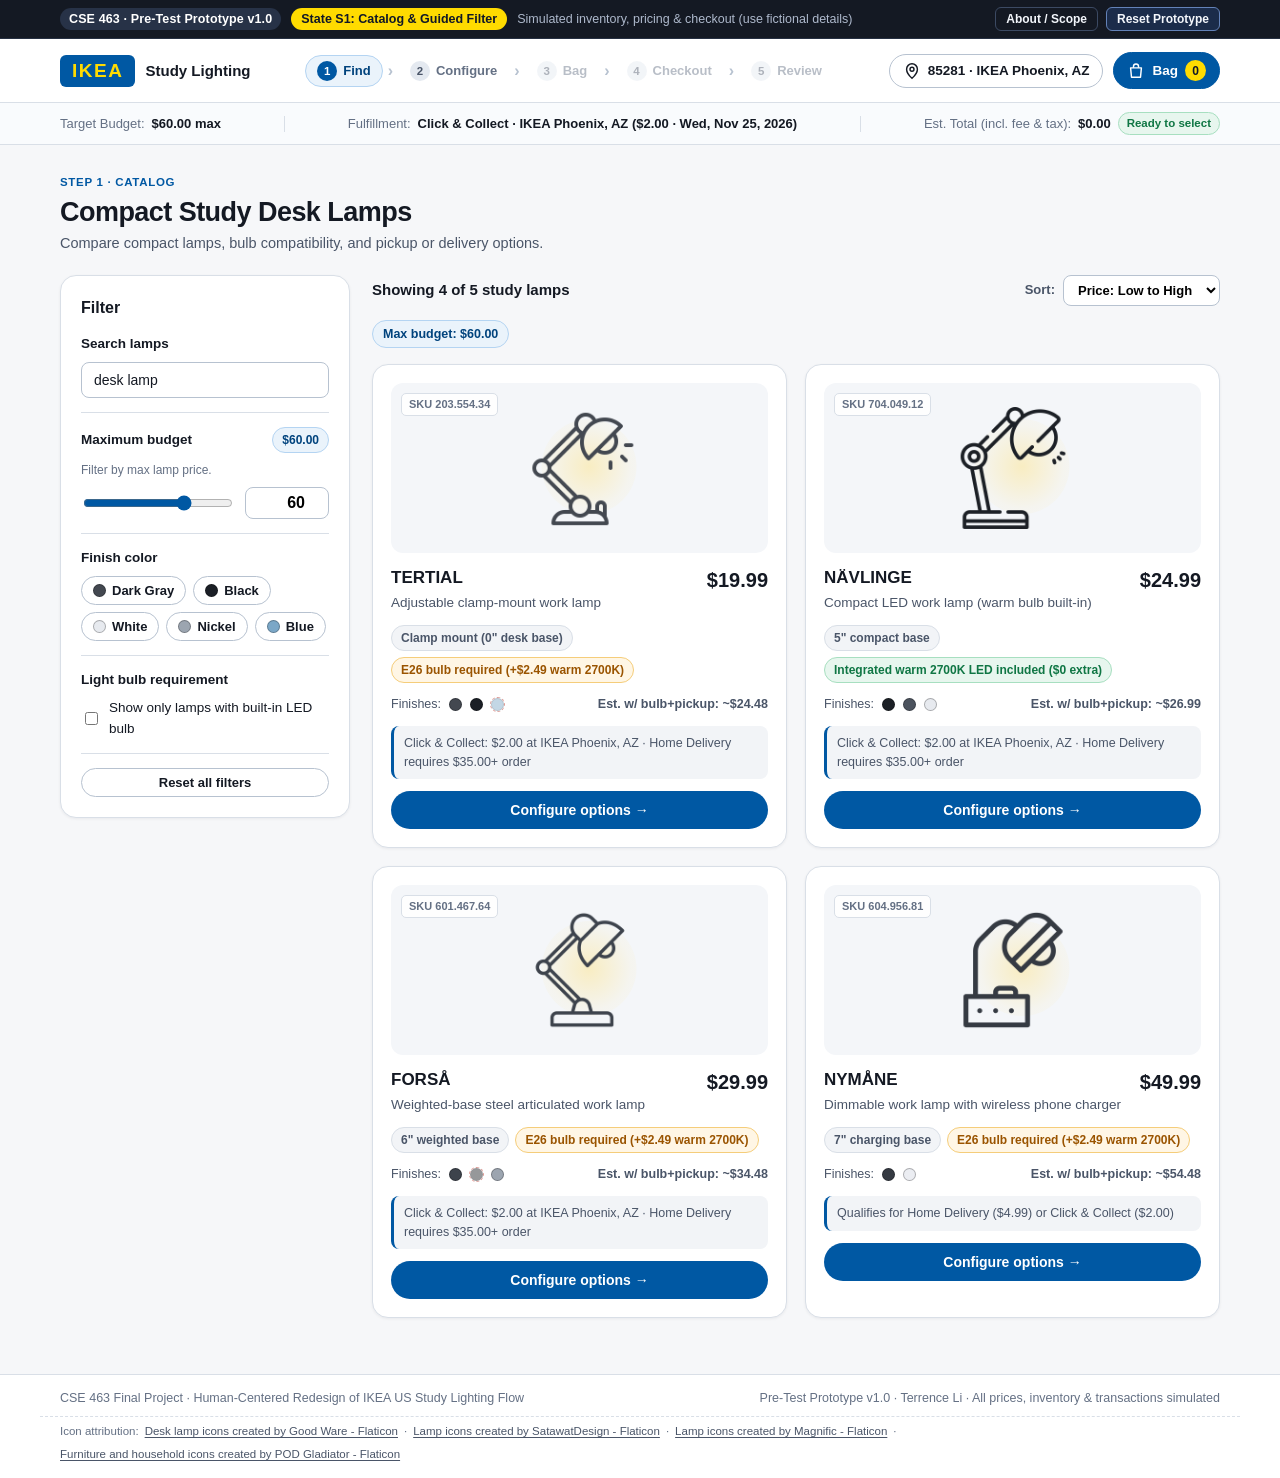
<file: index.html>
<!DOCTYPE html>
<html lang="en">
<head>
  <meta charset="UTF-8" />
  <meta name="viewport" content="width=device-width, initial-scale=1.0" />
  <title>IKEA Study Lighting — Redesigned Shopping Workflow (CSE 463 Pre-Test Prototype v1.0)</title>
  <link rel="stylesheet" href="styles.css?v=5" />
</head>
<body>
  <!-- Subtle Prototype Utility Bar (Identifies Pre-Test Version & State ID for Review) -->
  <div class="proto-bar" role="region" aria-label="Prototype status bar">
    <div class="proto-bar-inner">
      <div class="proto-meta">
        <span class="proto-pill">CSE 463 · Pre-Test Prototype v1.0</span>
        <span class="proto-state-tag" id="protoStateBadge">State S1: Catalog &amp; Guided Filter</span>
        <span class="proto-sim-note">Simulated inventory, pricing &amp; checkout (use fictional details)</span>
      </div>
      <div class="proto-actions">
        <button type="button" class="proto-btn proto-btn-ghost" id="btnHelpInfo" aria-expanded="false">About / Scope</button>
        <button type="button" class="proto-btn proto-btn-reset" id="btnGlobalReset">Reset Prototype</button>
      </div>
    </div>
  </div>

  <!-- Collapsible Scope / Opening Note Drawer (Non-intrusive) -->
  <div class="scope-banner hidden" id="scopeBanner" role="region" aria-label="Prototype scope and instructions">
    <div class="scope-banner-inner">
      <div>
        <strong>Prototype Scope &amp; Simulated Functions:</strong> This interactive prototype covers states <strong>S1–S8</strong> of a redesigned IKEA US compact desk-lamp workflow. Live catalog search, budget filtering, finish stock availability, E26 bulb pairing, $35.00 delivery threshold checks, ZIP validation (<code>00000</code> triggers recovery), locked store/date checkout, form error recovery, and simulated order processing run locally in the browser with no real payments or external server calls.
      </div>
      <button type="button" class="icon-close-btn" id="btnCloseScope" aria-label="Close scope note">&times;</button>
    </div>
  </div>

  <!-- Main Site Header -->
  <header class="site-header">
    <div class="header-inner">
      <button type="button" class="brand-logo" id="btnLogoHome" aria-label="IKEA Study Lighting Home">
        <span class="ikea-badge">IKEA</span>
        <span class="brand-sub">Study Lighting</span>
      </button>

      <nav class="workflow-stepper" aria-label="Shopping progress" id="workflowStepper">
        <button type="button" class="step-pill" data-step="S1"><span class="step-num">1</span> Find</button>
        <span class="step-sep" aria-hidden="true">›</span>
        <button type="button" class="step-pill" data-step="S2"><span class="step-num">2</span> Configure</button>
        <span class="step-sep" aria-hidden="true">›</span>
        <button type="button" class="step-pill" data-step="S4"><span class="step-num">3</span> Bag</button>
        <span class="step-sep" aria-hidden="true">›</span>
        <button type="button" class="step-pill" data-step="S5"><span class="step-num">4</span> Checkout</button>
        <span class="step-sep" aria-hidden="true">›</span>
        <button type="button" class="step-pill" data-step="S7"><span class="step-num">5</span> Review</button>
      </nav>

      <div class="header-controls">
        <button type="button" class="location-chip" id="btnOpenLocation" title="Update ZIP code and pickup store">
          <svg class="ico" viewBox="0 0 20 20" fill="none" aria-hidden="true">
            <path d="M10 18s6-5.2 6-10A6 6 0 1 0 4 8c0 4.8 6 10 6 10Z" stroke="currentColor" stroke-width="1.6"/>
            <circle cx="10" cy="8" r="2.2" stroke="currentColor" stroke-width="1.6"/>
          </svg>
          <span id="headerLocationText">85281 · IKEA Phoenix, AZ</span>
        </button>

        <button type="button" class="bag-chip" id="btnOpenBag" aria-label="Open shopping bag">
          <svg class="ico" viewBox="0 0 20 20" fill="none" aria-hidden="true">
            <path d="M4 6.5h12l-1 10.5H5L4 6.5Z" stroke="currentColor" stroke-width="1.6" stroke-linejoin="round"/>
            <path d="M7.2 6.5V5a2.8 2.8 0 0 1 5.6 0v1.5" stroke="currentColor" stroke-width="1.6"/>
          </svg>
          <span>Bag</span>
          <span class="bag-count" id="headerBagCount">0</span>
        </button>
      </div>
    </div>
  </header>

  <!-- Persistent Memory Scaffold Bar (Shows Active Budget, Selected Fulfillment & Running Est. Total) -->
  <div class="scaffold-bar" id="scaffoldBar" aria-label="Active shopping constraints and estimate">
    <div class="scaffold-inner">
      <div class="scaffold-item">
        <span class="scaffold-label">Target Budget:</span>
        <strong id="scaffoldBudget">$60.00 max</strong>
      </div>
      <div class="scaffold-divider" aria-hidden="true"></div>
      <div class="scaffold-item">
        <span class="scaffold-label">Fulfillment:</span>
        <strong id="scaffoldFulfillment">Click &amp; Collect · IKEA Phoenix, AZ ($2.00 · Nov 25)</strong>
      </div>
      <div class="scaffold-divider" aria-hidden="true"></div>
      <div class="scaffold-item">
        <span class="scaffold-label">Est. Total (incl. fee &amp; tax):</span>
        <strong id="scaffoldTotal">$0.00</strong>
        <span class="budget-status-pill ok" id="scaffoldBudgetStatus">Within budget</span>
      </div>
    </div>
  </div>

  <!-- Non-Interruptive Toast / Undo Bar -->
  <div class="toast-region" id="toastRegion" aria-live="polite"></div>

  <!-- Main Application Mount -->
  <main class="main-container" id="appMain" tabindex="-1"></main>

  <!-- Inline Location / ZIP Editor Modal (Triggers S3 Recovery on Invalid ZIP like 00000) -->
  <div class="modal-backdrop hidden" id="locationModalBackdrop" role="dialog" aria-modal="true" aria-labelledby="locModalTitle">
    <div class="modal-card">
      <div class="modal-head">
        <div>
          <span class="eyebrow">Store &amp; Delivery Area</span>
          <h2 id="locModalTitle">Update ZIP code</h2>
        </div>
        <button type="button" class="icon-close-btn" id="btnCloseLocModal" aria-label="Close location dialog">&times;</button>
      </div>
      <p class="modal-desc">Enter your 5-digit ZIP to check local pickup and delivery.</p>
      <form id="locationForm" novalidate>
        <label class="field-label" for="modalZipInput">5-digit US ZIP code</label>
        <div class="zip-input-row">
          <input type="text" id="modalZipInput" inputmode="numeric" maxlength="10" placeholder="e.g., 85281" autocomplete="postal-code" />
          <button type="submit" class="btn btn-primary">Check ZIP</button>
        </div>
        <p class="field-hint">Demo ZIPs: <code>85281</code>, <code>85259</code>, <code>90210</code>, <code>98101</code> (try <code>00000</code> for recovery).</p>
      </form>
      <div class="modal-footer-links">
        <button type="button" class="link-btn" id="btnQuickZipPhoenix">Use 85281 (Phoenix, AZ)</button>
        <button type="button" class="link-btn" id="btnQuickZipInvalid">Test invalid ZIP (00000)</button>
      </div>
    </div>
  </div>

  <!-- Out-of-Stock Finish Recovery Pop-Up Modal (Keeps PDP Preview Visible Behind!) -->
  <div class="modal-backdrop hidden" id="oosModalBackdrop" role="dialog" aria-modal="true" aria-labelledby="oosModalTitle">
    <div class="modal-card modal-card-wide" id="oosModalContent"></div>
  </div>

  <!-- Simulated Order Processing Overlay (Distinguishes Processing vs Confirmed — Codex P5) -->
  <div class="modal-backdrop hidden" id="processingOverlay" role="status" aria-live="assertive">
    <div class="processing-card">
      <div class="spinner" aria-hidden="true"></div>
      <h2>Processing simulated order…</h2>
      <p>Confirming slot at <strong id="procStoreName">IKEA Phoenix, AZ</strong>…</p>
      <div class="proc-steps">
        <span class="proc-step done">1. Selections verified</span>
        <span class="proc-step active">2. Confirming fulfillment slot…</span>
        <span class="proc-step">3. Issuing durable receipt</span>
      </div>
    </div>
  </div>

  <footer class="site-footer">
    <div class="footer-inner">
      <span>CSE 463 Final Project · Human-Centered Redesign of IKEA US Study Lighting Flow</span>
      <span>Pre-Test Prototype v1.0 · Terrence Li · All prices, inventory &amp; transactions simulated</span>
    </div>
    <div class="footer-attribution">
      <span>Icon attribution:</span>
      <a href="https://www.flaticon.com/free-icons/desk-lamp" title="desk lamp icons" target="_blank" rel="noopener noreferrer">Desk lamp icons created by Good Ware - Flaticon</a>
      <span>·</span>
      <a href="https://www.flaticon.com/free-icons/lamp" title="lamp icons" target="_blank" rel="noopener noreferrer">Lamp icons created by SatawatDesign - Flaticon</a>
      <span>·</span>
      <a href="https://www.flaticon.com/free-icons/lamp" title="lamp icons" target="_blank" rel="noopener noreferrer">Lamp icons created by Magnific - Flaticon</a>
      <span>·</span>
      <a href="https://www.flaticon.com/free-icons/furniture-and-household" title="furniture and household icons" target="_blank" rel="noopener noreferrer">Furniture and household icons created by POD Gladiator - Flaticon</a>
    </div>
  </footer>

  <script src="app.js?v=5"></script>
</body>
</html>
</file>
<file: styles.css>
/* CSE 463 Milestone 1 — IKEA Study Lighting Redesigned Prototype v1.0
   Design System: Calm Scandinavian Clarity · Zero Occlusion · High Salience Balance */

:root {
  --ikea-blue: #0058a3;
  --ikea-blue-dark: #00437d;
  --ikea-blue-soft: #eaf3fb;
  --ikea-yellow: #ffdb00;
  --bg: #f6f7f9;
  --surface: #ffffff;
  --surface-muted: #f2f4f7;
  --border: #d9dfe7;
  --border-strong: #b7c2d0;
  --text: #141923;
  --text-secondary: #4a5568;
  --text-muted: #647084;
  --success: #0f7644;
  --success-bg: #e7f6ee;
  --success-border: #a7dfc0;
  --warn: #9a5400;
  --warn-bg: #fff6e5;
  --warn-border: #f5cd7a;
  --danger: #b42318;
  --danger-bg: #fef3f2;
  --danger-border: #f4b4ae;
  --radius-sm: 8px;
  --radius-md: 12px;
  --radius-lg: 16px;
  --shadow-sm: 0 1px 3px rgba(16, 24, 40, 0.06);
  --shadow-md: 0 6px 20px rgba(16, 24, 40, 0.08);
  --font: "Segoe UI", -apple-system, BlinkMacSystemFont, "Helvetica Neue", Arial, sans-serif;
}

*, *::before, *::after {
  box-sizing: border-box;
}

html, body {
  margin: 0;
  padding: 0;
  font-family: var(--font);
  background: var(--bg);
  color: var(--text);
  line-height: 1.5;
  -webkit-font-smoothing: antialiased;
}

.hidden {
  display: none !important;
}

button, input, select {
  font-family: inherit;
  font-size: inherit;
}

button:focus-visible, input:focus-visible, select:focus-visible, a:focus-visible {
  outline: 3px solid var(--ikea-blue);
  outline-offset: 2px;
}

/* Prototype Utility Bar */
.proto-bar {
  background: #141923;
  color: #e6ecf5;
  font-size: 12.5px;
  border-bottom: 1px solid #263042;
}
.proto-bar-inner {
  max-width: 1200px;
  margin: 0 auto;
  padding: 7px 20px;
  display: flex;
  align-items: center;
  justify-content: space-between;
  gap: 12px;
  flex-wrap: wrap;
}
.proto-meta {
  display: flex;
  align-items: center;
  gap: 10px;
  flex-wrap: wrap;
}
.proto-pill {
  background: #273247;
  color: #ffffff;
  font-weight: 600;
  padding: 2px 9px;
  border-radius: 999px;
  letter-spacing: 0.01em;
}
.proto-state-tag {
  background: #ffdb00;
  color: #111827;
  font-weight: 700;
  padding: 2px 10px;
  border-radius: 999px;
}
.proto-sim-note {
  color: #aeb9cc;
}
.proto-actions {
  display: flex;
  align-items: center;
  gap: 8px;
}
.proto-btn {
  border: 1px solid #3c4a63;
  background: transparent;
  color: #f3f6fb;
  padding: 4px 10px;
  border-radius: 6px;
  font-size: 12px;
  font-weight: 600;
  cursor: pointer;
  transition: background 0.15s, border-color 0.15s;
}
.proto-btn:hover {
  background: #243045;
  border-color: #627599;
}
.proto-btn-reset {
  border-color: #6382b8;
  background: #1b2c4a;
}

.scope-banner {
  background: #eaf3fb;
  border-bottom: 1px solid #bdd7f2;
  color: #103254;
  font-size: 13px;
}
.scope-banner-inner {
  max-width: 1200px;
  margin: 0 auto;
  padding: 10px 20px;
  display: flex;
  align-items: flex-start;
  justify-content: space-between;
  gap: 16px;
}

/* Site Header */
.site-header {
  background: var(--surface);
  border-bottom: 1px solid var(--border);
}
.header-inner {
  max-width: 1200px;
  margin: 0 auto;
  padding: 13px 20px;
  display: flex;
  align-items: center;
  justify-content: space-between;
  gap: 16px;
  flex-wrap: wrap;
}
.brand-logo {
  display: inline-flex;
  align-items: center;
  gap: 10px;
  border: none;
  background: none;
  cursor: pointer;
  padding: 0;
}
.ikea-badge {
  background: var(--ikea-blue);
  color: var(--ikea-yellow);
  font-weight: 900;
  font-size: 19px;
  letter-spacing: 0.08em;
  padding: 5px 12px;
  border-radius: 6px;
}
.brand-sub {
  font-weight: 700;
  font-size: 15px;
  color: var(--text);
}

/* Stepper */
.workflow-stepper {
  display: flex;
  align-items: center;
  gap: 5px;
  flex-wrap: wrap;
}
.step-pill {
  display: inline-flex;
  align-items: center;
  gap: 6px;
  padding: 5px 11px;
  border-radius: 999px;
  border: 1px solid transparent;
  background: transparent;
  color: var(--text-muted);
  font-size: 13px;
  font-weight: 600;
  cursor: pointer;
}
.step-pill:disabled {
  opacity: 0.45;
  cursor: not-allowed;
}
.step-pill:not(:disabled):hover {
  background: var(--surface-muted);
  color: var(--text);
}
.step-pill .step-num {
  width: 20px;
  height: 20px;
  border-radius: 50%;
  display: inline-flex;
  align-items: center;
  justify-content: center;
  background: #e4e9f0;
  color: var(--text-secondary);
  font-size: 11.5px;
  font-weight: 700;
}
.step-pill.active {
  background: var(--ikea-blue-soft);
  color: var(--ikea-blue-dark);
  border-color: #b4d4f2;
}
.step-pill.active .step-num {
  background: var(--ikea-blue);
  color: #ffffff;
}
.step-pill.done {
  color: var(--success);
}
.step-pill.done .step-num {
  background: var(--success);
  color: #ffffff;
}
.step-sep {
  color: #b7c2d0;
  font-weight: 700;
}

.header-controls {
  display: flex;
  align-items: center;
  gap: 10px;
}
.ico {
  width: 18px;
  height: 18px;
  flex-shrink: 0;
}
.location-chip, .bag-chip {
  display: inline-flex;
  align-items: center;
  gap: 7px;
  padding: 7px 13px;
  border-radius: 999px;
  border: 1px solid var(--border-strong);
  background: var(--surface);
  color: var(--text);
  font-size: 13.5px;
  font-weight: 600;
  cursor: pointer;
  transition: background 0.15s, border-color 0.15s;
}
.location-chip:hover, .bag-chip:hover {
  background: var(--surface-muted);
  border-color: var(--ikea-blue);
}
.bag-chip {
  background: var(--ikea-blue);
  color: #ffffff;
  border-color: var(--ikea-blue);
}
.bag-chip:hover {
  background: var(--ikea-blue-dark);
  border-color: var(--ikea-blue-dark);
}
.bag-count {
  background: var(--ikea-yellow);
  color: #111827;
  font-weight: 800;
  font-size: 12px;
  min-width: 21px;
  height: 21px;
  padding: 0 6px;
  border-radius: 999px;
  display: inline-flex;
  align-items: center;
  justify-content: center;
}

/* Persistent Memory Scaffold Bar */
.scaffold-bar {
  background: #f9fbfd;
  border-bottom: 1px solid var(--border);
  font-size: 13px;
}
.scaffold-inner {
  max-width: 1200px;
  margin: 0 auto;
  padding: 9px 20px;
  display: flex;
  align-items: center;
  justify-content: space-between;
  gap: 14px;
  flex-wrap: wrap;
}
.scaffold-item {
  display: inline-flex;
  align-items: center;
  gap: 7px;
  flex-wrap: wrap;
}
.scaffold-label {
  color: var(--text-muted);
}
.scaffold-divider {
  width: 1px;
  height: 16px;
  background: var(--border);
}
.budget-status-pill {
  font-size: 11.5px;
  font-weight: 700;
  padding: 2px 8px;
  border-radius: 999px;
}
.budget-status-pill.ok {
  background: var(--success-bg);
  color: var(--success);
  border: 1px solid var(--success-border);
}
.budget-status-pill.over {
  background: var(--warn-bg);
  color: var(--warn);
  border: 1px solid var(--warn-border);
}

/* Toast Region */
.toast-region {
  max-width: 1200px;
  margin: 0 auto;
  padding: 0 20px;
}
.toast-bar {
  margin-top: 14px;
  padding: 12px 16px;
  border-radius: var(--radius-md);
  display: flex;
  align-items: center;
  justify-content: space-between;
  gap: 14px;
  font-size: 14px;
  box-shadow: var(--shadow-sm);
}
.toast-bar.success {
  background: var(--success-bg);
  border: 1px solid var(--success-border);
  color: #0b4f2d;
}
.toast-bar.info {
  background: var(--ikea-blue-soft);
  border: 1px solid #b4d4f2;
  color: #0e3a63;
}
.toast-actions {
  display: flex;
  align-items: center;
  gap: 8px;
  flex-shrink: 0;
}

/* Main Container */
.main-container {
  max-width: 1200px;
  margin: 0 auto;
  padding: 24px 20px 56px;
}

/* Cards & Typography */
.eyebrow {
  display: inline-block;
  font-size: 11.5px;
  font-weight: 700;
  text-transform: uppercase;
  letter-spacing: 0.06em;
  color: var(--ikea-blue);
  margin-bottom: 4px;
}
.page-head {
  display: flex;
  align-items: flex-end;
  justify-content: space-between;
  gap: 16px;
  margin-bottom: 20px;
  flex-wrap: wrap;
}
.page-title {
  margin: 0;
  font-size: 27px;
  line-height: 1.2;
  letter-spacing: -0.02em;
}
.page-subtitle {
  margin: 5px 0 0;
  color: var(--text-secondary);
  font-size: 14.5px;
}

.card {
  background: var(--surface);
  border: 1px solid var(--border);
  border-radius: var(--radius-lg);
  padding: 20px;
  box-shadow: var(--shadow-sm);
}

/* Buttons */
.btn {
  display: inline-flex;
  align-items: center;
  justify-content: center;
  gap: 8px;
  padding: 10px 18px;
  border-radius: 999px;
  border: 1px solid transparent;
  font-size: 14px;
  font-weight: 700;
  cursor: pointer;
  transition: background 0.15s, border-color 0.15s, transform 0.05s;
  text-decoration: none;
}
.btn:active {
  transform: translateY(1px);
}
.btn:disabled {
  background: #d5dce6;
  color: #5b6678;
  border-color: #c3ccd9;
  cursor: not-allowed;
  transform: none;
  box-shadow: none;
}
.btn:disabled:hover {
  background: #d5dce6;
  border-color: #c3ccd9;
}
.btn-primary {
  background: var(--ikea-blue);
  color: #ffffff;
}
.btn-primary:hover {
  background: var(--ikea-blue-dark);
}
.btn-secondary {
  background: var(--surface);
  color: var(--text);
  border-color: var(--border-strong);
}
.btn-secondary:hover {
  background: var(--surface-muted);
  border-color: var(--text-secondary);
}
.btn-success {
  background: var(--success);
  color: #ffffff;
}
.btn-success:hover {
  background: #0b5d35;
}
.btn-danger-outline {
  background: var(--surface);
  color: var(--danger);
  border-color: var(--danger-border);
}
.btn-danger-outline:hover {
  background: var(--danger-bg);
}
.btn-sm {
  padding: 6px 13px;
  font-size: 13px;
}
.btn-block {
  width: 100%;
}
.link-btn {
  background: none;
  border: none;
  color: var(--ikea-blue);
  font-weight: 600;
  font-size: 13.5px;
  cursor: pointer;
  padding: 2px 0;
  text-decoration: underline;
  text-underline-offset: 2px;
}
.link-btn:hover {
  color: var(--ikea-blue-dark);
}
.icon-close-btn {
  background: none;
  border: none;
  font-size: 24px;
  line-height: 1;
  color: var(--text-secondary);
  cursor: pointer;
  padding: 2px 6px;
  border-radius: 6px;
}
.icon-close-btn:hover {
  background: rgba(0,0,0,0.06);
  color: var(--text);
}

/* Badges / Tags */
.badge {
  display: inline-flex;
  align-items: center;
  gap: 5px;
  font-size: 12px;
  font-weight: 700;
  padding: 3px 9px;
  border-radius: 999px;
}
.badge-success { background: var(--success-bg); color: var(--success); border: 1px solid var(--success-border); }
.badge-warn { background: var(--warn-bg); color: var(--warn); border: 1px solid var(--warn-border); }
.badge-danger { background: var(--danger-bg); color: var(--danger); border: 1px solid var(--danger-border); }
.badge-info { background: var(--ikea-blue-soft); color: var(--ikea-blue-dark); border: 1px solid #b4d4f2; }
.badge-neutral { background: var(--surface-muted); color: var(--text-secondary); border: 1px solid var(--border); }

/* S1: Catalog & Guided Filter */
.catalog-layout {
  display: grid;
  grid-template-columns: 290px 1fr;
  gap: 22px;
  align-items: start;
}
.filter-panel h3 {
  margin: 0 0 14px;
  font-size: 16px;
}
.filter-group {
  padding-top: 14px;
  margin-top: 14px;
  border-top: 1px solid var(--border);
}
.filter-group:first-of-type {
  padding-top: 0;
  margin-top: 0;
  border-top: none;
}
.filter-label-row {
  display: flex;
  justify-content: space-between;
  align-items: center;
  margin-bottom: 8px;
  font-size: 13.5px;
  font-weight: 700;
}
.search-input, .text-input {
  width: 100%;
  padding: 9px 12px;
  border: 1.5px solid var(--border-strong);
  border-radius: var(--radius-sm);
  background: var(--surface);
  color: var(--text);
  font-size: 14px;
}
.search-input:focus, .text-input:focus {
  border-color: var(--ikea-blue);
  outline: none;
  box-shadow: 0 0 0 3px rgba(0, 88, 163, 0.14);
}
.budget-input-row {
  display: flex;
  align-items: center;
  gap: 10px;
  margin-top: 6px;
}
.budget-num {
  width: 84px;
  padding: 6px 8px;
  border: 1.5px solid var(--border-strong);
  border-radius: var(--radius-sm);
  font-weight: 700;
  text-align: right;
}
.range-slider {
  flex: 1;
  accent-color: var(--ikea-blue);
}
.chip-wrap {
  display: flex;
  flex-wrap: wrap;
  gap: 7px;
}
.filter-chip {
  display: inline-flex;
  align-items: center;
  gap: 6px;
  padding: 6px 11px;
  border-radius: 999px;
  border: 1.5px solid var(--border-strong);
  background: var(--surface);
  color: var(--text);
  font-size: 13px;
  font-weight: 600;
  cursor: pointer;
}
.filter-chip.selected {
  background: var(--ikea-blue);
  color: #ffffff;
  border-color: var(--ikea-blue);
}
.swatch-dot {
  width: 13px;
  height: 13px;
  border-radius: 50%;
  border: 1px solid rgba(0,0,0,0.28);
  display: inline-block;
  flex-shrink: 0;
}

.results-toolbar {
  display: flex;
  align-items: center;
  justify-content: space-between;
  gap: 12px;
  margin-bottom: 14px;
  flex-wrap: wrap;
}
.results-count {
  font-size: 15px;
  font-weight: 700;
}
.active-filters-bar {
  display: flex;
  align-items: center;
  gap: 7px;
  flex-wrap: wrap;
  margin-bottom: 16px;
}
.active-pill {
  display: inline-flex;
  align-items: center;
  gap: 6px;
  padding: 4px 10px;
  border-radius: 999px;
  background: var(--ikea-blue-soft);
  color: var(--ikea-blue-dark);
  border: 1px solid #b4d4f2;
  font-size: 12.5px;
  font-weight: 600;
}
.active-pill button {
  border: none;
  background: none;
  color: inherit;
  cursor: pointer;
  font-weight: 800;
  padding: 0 2px;
}

.product-grid {
  display: grid;
  grid-template-columns: repeat(2, minmax(0, 1fr));
  gap: 18px;
}
.product-card {
  background: var(--surface);
  border: 1px solid var(--border);
  border-radius: var(--radius-lg);
  padding: 18px;
  display: flex;
  flex-direction: column;
  gap: 12px;
  box-shadow: var(--shadow-sm);
  transition: border-color 0.15s, box-shadow 0.15s;
}
.product-card:hover {
  border-color: var(--ikea-blue);
  box-shadow: var(--shadow-md);
}
.product-illus-box {
  background: #f4f6f9;
  border-radius: var(--radius-md);
  height: 170px;
  display: flex;
  align-items: center;
  justify-content: center;
  position: relative;
}
.product-illus-box svg {
  width: 148px;
  height: 148px;
}
.lamp-icon-wrap {
  position: relative;
  width: 122px;
  height: 122px;
  display: inline-flex;
  align-items: center;
  justify-content: center;
}
.pdp-stage .lamp-icon-wrap {
  width: 196px;
  height: 196px;
}
.bag-thumb .lamp-icon-wrap {
  width: 68px;
  height: 68px;
}
.bag-thumb.sm-thumb .lamp-icon-wrap {
  width: 46px;
  height: 46px;
}
.lamp-warm-halo {
  position: absolute;
  width: 78%;
  height: 78%;
  border-radius: 50%;
  background: radial-gradient(circle, rgba(255, 224, 118, 0.42) 0%, rgba(255, 224, 118, 0.08) 62%, rgba(255, 224, 118, 0) 100%);
  transform: translate(10%, -2%);
  pointer-events: none;
}
.lamp-masked-icon {
  position: relative;
  z-index: 1;
  width: 100%;
  height: 100%;
  display: block;
  -webkit-mask-position: center;
  -webkit-mask-repeat: no-repeat;
  -webkit-mask-size: contain;
  mask-position: center;
  mask-repeat: no-repeat;
  mask-size: contain;
  transition: background-color 0.2s ease;
}
.card-sku {
  position: absolute;
  top: 10px;
  left: 10px;
  font-size: 11px;
  font-weight: 700;
  color: var(--text-muted);
  background: rgba(255,255,255,0.92);
  padding: 2px 7px;
  border-radius: 5px;
  border: 1px solid var(--border);
}
.card-header-row {
  display: flex;
  justify-content: space-between;
  align-items: flex-start;
  gap: 10px;
}
.card-title {
  margin: 0;
  font-size: 17px;
  font-weight: 800;
}
.card-sub {
  margin: 2px 0 0;
  font-size: 13.5px;
  color: var(--text-secondary);
}
.card-price {
  font-size: 20px;
  font-weight: 800;
  color: var(--text);
  white-space: nowrap;
}
.card-specs {
  display: flex;
  flex-wrap: wrap;
  gap: 6px;
}
.card-fulfillment-note {
  font-size: 12.5px;
  color: var(--text-secondary);
  background: var(--surface-muted);
  border-radius: var(--radius-sm);
  padding: 8px 10px;
  border-left: 3px solid var(--ikea-blue);
}
.card-swatches {
  display: flex;
  align-items: center;
  gap: 8px;
  font-size: 12.5px;
  color: var(--text-secondary);
}

/* S2: Product Detail & Configuration */
.back-row {
  margin-bottom: 14px;
}
.pdp-layout {
  display: grid;
  grid-template-columns: 1fr 440px;
  gap: 24px;
  align-items: start;
}
.pdp-visual-card {
  background: var(--surface);
  border: 1px solid var(--border);
  border-radius: var(--radius-lg);
  padding: 26px;
  display: flex;
  flex-direction: column;
  gap: 18px;
}
.pdp-stage {
  background: #f4f6f9;
  border-radius: var(--radius-md);
  height: 300px;
  display: flex;
  align-items: center;
  justify-content: center;
  position: relative;
}
.pdp-stage svg {
  width: 250px;
  height: 250px;
}
.spec-grid {
  display: grid;
  grid-template-columns: repeat(2, 1fr);
  gap: 10px;
}
.spec-box {
  background: var(--surface-muted);
  border-radius: var(--radius-sm);
  padding: 10px 12px;
}
.spec-box span {
  display: block;
  font-size: 11.5px;
  color: var(--text-muted);
  font-weight: 600;
  text-transform: uppercase;
}
.spec-box strong {
  font-size: 14px;
  color: var(--text);
}

.config-section {
  padding-top: 16px;
  margin-top: 16px;
  border-top: 1px solid var(--border);
}
.config-section:first-of-type {
  padding-top: 0;
  margin-top: 0;
  border-top: none;
}
.config-heading {
  display: flex;
  align-items: center;
  justify-content: space-between;
  margin-bottom: 10px;
  font-size: 14.5px;
  font-weight: 700;
}
.option-list {
  display: flex;
  flex-direction: column;
  gap: 8px;
}
.option-card {
  display: flex;
  align-items: center;
  justify-content: space-between;
  gap: 10px;
  width: 100%;
  text-align: left;
  padding: 11px 13px;
  border-radius: var(--radius-md);
  border: 1.5px solid var(--border);
  background: var(--surface);
  cursor: pointer;
  transition: border-color 0.15s, background 0.15s;
}
.option-card:hover {
  border-color: var(--ikea-blue);
}
.option-card.selected {
  border-color: var(--ikea-blue);
  background: var(--ikea-blue-soft);
}
.option-card.oos {
  border-style: dashed;
  background: #fafafa;
}
.option-left {
  display: flex;
  align-items: center;
  gap: 10px;
}
.option-title {
  font-weight: 700;
  font-size: 14px;
  display: block;
}
.option-tag-row {
  margin: 4px 0 3px;
  display: flex;
  align-items: center;
  gap: 6px;
}
.option-meta {
  font-size: 12.5px;
  color: var(--text-secondary);
  display: block;
}
.option-card.oos.selected {
  border-color: var(--danger);
  border-style: dashed;
  background: var(--danger-bg);
}
.oos-inline-note {
  margin-top: 10px;
  padding: 10px 12px;
  border-radius: var(--radius-sm);
  background: var(--danger-bg);
  border: 1px solid var(--danger-border);
  font-size: 12.5px;
  color: #7a140d;
  display: flex;
  align-items: center;
  justify-content: space-between;
  gap: 10px;
  flex-wrap: wrap;
}
.option-price {
  font-weight: 800;
  font-size: 14px;
  white-space: nowrap;
}

.cost-preview-box {
  background: #f8fafc;
  border: 1px solid var(--border);
  border-radius: var(--radius-md);
  padding: 14px;
  margin-top: 16px;
}
.cost-row {
  display: flex;
  justify-content: space-between;
  font-size: 13.5px;
  margin-bottom: 6px;
  color: var(--text-secondary);
}
.cost-row.total {
  border-top: 1px solid var(--border);
  padding-top: 8px;
  margin-top: 8px;
  margin-bottom: 0;
  font-size: 16px;
  font-weight: 800;
  color: var(--text);
}

.threshold-meter {
  margin-top: 10px;
  padding: 10px 12px;
  border-radius: var(--radius-sm);
  background: var(--warn-bg);
  border: 1px solid var(--warn-border);
  font-size: 12.5px;
  color: #6b3b00;
}
.threshold-meter.met {
  background: var(--success-bg);
  border-color: var(--success-border);
  color: #0b4f2d;
}
.meter-track {
  height: 7px;
  background: rgba(0,0,0,0.1);
  border-radius: 999px;
  margin-top: 6px;
  overflow: hidden;
}
.meter-fill {
  height: 100%;
  background: var(--ikea-blue);
  border-radius: 999px;
  transition: width 0.25s;
}

/* S3: Dedicated Option / Fulfillment / ZIP Recovery State */
.recovery-shell {
  max-width: 820px;
  margin: 0 auto;
}
.recovery-banner {
  background: var(--surface);
  border: 2px solid var(--warn-border);
  border-left: 7px solid #d97706;
  border-radius: var(--radius-lg);
  padding: 26px;
  box-shadow: var(--shadow-md);
}
.recovery-banner.zip-error {
  border-color: var(--danger-border);
  border-left-color: var(--danger);
}
.recovery-head {
  display: flex;
  align-items: flex-start;
  gap: 14px;
  margin-bottom: 16px;
}
.recovery-icon {
  width: 42px;
  height: 42px;
  border-radius: 50%;
  display: inline-flex;
  align-items: center;
  justify-content: center;
  font-size: 20px;
  font-weight: 900;
  flex-shrink: 0;
  background: var(--warn-bg);
  color: var(--warn);
}
.recovery-banner.zip-error .recovery-icon {
  background: var(--danger-bg);
  color: var(--danger);
}
.preserved-box {
  background: var(--success-bg);
  border: 1px solid var(--success-border);
  border-radius: var(--radius-md);
  padding: 13px 16px;
  margin: 16px 0 20px;
  font-size: 13.5px;
  color: #0b4f2d;
}
.recovery-options-grid {
  display: grid;
  grid-template-columns: repeat(auto-fit, minmax(230px, 1fr));
  gap: 14px;
  margin-top: 14px;
}
.recovery-option-card {
  background: var(--surface-muted);
  border: 1.5px solid var(--border);
  border-radius: var(--radius-md);
  padding: 16px;
  display: flex;
  flex-direction: column;
  justify-content: space-between;
  gap: 12px;
}
.recovery-option-card.recommended {
  background: var(--ikea-blue-soft);
  border-color: var(--ikea-blue);
}
.recovery-option-card h4 {
  margin: 0 0 4px;
  font-size: 15px;
}
.recovery-option-card p {
  margin: 0;
  font-size: 13px;
  color: var(--text-secondary);
}

/* S4: Shopping Bag & S5/S6 Checkout Two-Column Layout (Zero Occlusion) */
.two-col-layout {
  display: grid;
  grid-template-columns: 1fr 370px;
  gap: 24px;
  align-items: start;
}
.bag-item-card {
  display: grid;
  grid-template-columns: 108px 1fr;
  gap: 16px;
  padding: 18px;
  background: var(--surface);
  border: 1px solid var(--border);
  border-radius: var(--radius-lg);
  margin-bottom: 14px;
}
.bag-thumb {
  width: 108px;
  height: 108px;
  background: #f4f6f9;
  border-radius: var(--radius-md);
  display: flex;
  align-items: center;
  justify-content: center;
}
.bag-thumb svg {
  width: 88px;
  height: 88px;
}
.bag-item-top {
  display: flex;
  justify-content: space-between;
  gap: 12px;
}
.bag-item-controls {
  display: flex;
  align-items: center;
  justify-content: space-between;
  gap: 12px;
  margin-top: 14px;
  padding-top: 12px;
  border-top: 1px solid var(--border);
  flex-wrap: wrap;
}
.qty-stepper {
  display: inline-flex;
  align-items: center;
  border: 1.5px solid var(--border-strong);
  border-radius: 999px;
  overflow: hidden;
  background: var(--surface);
}
.qty-stepper button {
  width: 34px;
  height: 32px;
  border: none;
  background: none;
  font-size: 16px;
  font-weight: 800;
  cursor: pointer;
}
.qty-stepper button:hover {
  background: var(--surface-muted);
}
.qty-stepper span {
  min-width: 28px;
  text-align: center;
  font-weight: 700;
  font-size: 14px;
}
.inline-select {
  padding: 6px 10px;
  border: 1.5px solid var(--border-strong);
  border-radius: var(--radius-sm);
  background: var(--surface);
  font-size: 13px;
  font-weight: 600;
}

.summary-card {
  background: var(--surface);
  border: 1px solid var(--border);
  border-radius: var(--radius-lg);
  padding: 20px;
  box-shadow: var(--shadow-sm);
  position: sticky;
  top: 16px;
}
.summary-card h3 {
  margin: 0 0 14px;
  font-size: 17px;
}
.summary-mini-item {
  display: flex;
  justify-content: space-between;
  gap: 10px;
  font-size: 13px;
  padding: 7px 0;
  border-bottom: 1px dashed var(--border);
}

/* S5 / S6 Checkout Form & Error Summary */
.locked-fulfillment-card {
  background: #f5faff;
  border: 1.5px solid #9cc7ee;
  border-radius: var(--radius-md);
  padding: 16px;
  margin-bottom: 18px;
}
.store-diff-alert {
  margin-top: 12px;
  padding: 13px 15px;
  border-radius: var(--radius-md);
  background: var(--warn-bg);
  border: 1.5px solid var(--warn-border);
  font-size: 13.5px;
}

.error-summary-box {
  background: var(--danger-bg);
  border: 2px solid var(--danger);
  border-radius: var(--radius-md);
  padding: 16px 18px;
  margin-bottom: 18px;
  color: #7a140d;
}
.error-summary-box h3 {
  margin: 0 0 6px;
  font-size: 16px;
  color: var(--danger);
}
.error-summary-list {
  margin: 8px 0 0;
  padding-left: 20px;
}
.error-summary-list li {
  margin-bottom: 4px;
  font-size: 13.5px;
}
.error-summary-list a {
  color: var(--danger);
  font-weight: 700;
}

.form-grid {
  display: grid;
  grid-template-columns: repeat(2, 1fr);
  gap: 14px;
}
.form-field {
  display: flex;
  flex-direction: column;
  gap: 5px;
}
.form-field.full {
  grid-column: 1 / -1;
}
.field-label {
  font-size: 13.5px;
  font-weight: 700;
  color: var(--text);
}
.req-star {
  color: var(--danger);
}
.field-hint {
  margin: 2px 0 0;
  font-size: 12px;
  color: var(--text-muted);
}
.field-error-msg {
  font-size: 12.5px;
  font-weight: 700;
  color: var(--danger);
  display: flex;
  align-items: center;
  gap: 5px;
}
.form-field.has-error input,
.form-field.has-error select {
  border-color: var(--danger);
  background: #fffafa;
}

/* S7 Final Review & S8 Order Confirmed */
.review-status-banner {
  background: var(--warn-bg);
  border: 1.5px solid var(--warn-border);
  border-radius: var(--radius-md);
  padding: 14px 18px;
  margin-bottom: 18px;
  display: flex;
  align-items: center;
  justify-content: space-between;
  gap: 12px;
  flex-wrap: wrap;
}
.review-section-card {
  background: var(--surface);
  border: 1px solid var(--border);
  border-radius: var(--radius-lg);
  padding: 18px 20px;
  margin-bottom: 16px;
}
.review-section-head {
  display: flex;
  align-items: center;
  justify-content: space-between;
  margin-bottom: 12px;
  padding-bottom: 10px;
  border-bottom: 1px solid var(--border);
}
.review-section-head h3 {
  margin: 0;
  font-size: 16px;
}

.confirmed-shell {
  max-width: 860px;
  margin: 0 auto;
}
.confirmed-hero {
  background: var(--success-bg);
  border: 2px solid var(--success-border);
  border-radius: var(--radius-lg);
  padding: 26px;
  margin-bottom: 20px;
}
.confirmed-top {
  display: flex;
  align-items: center;
  gap: 14px;
  margin-bottom: 12px;
}
.check-circle {
  width: 48px;
  height: 48px;
  border-radius: 50%;
  background: var(--success);
  color: #ffffff;
  font-size: 24px;
  font-weight: 900;
  display: inline-flex;
  align-items: center;
  justify-content: center;
  flex-shrink: 0;
}
.receipt-meta-grid {
  display: grid;
  grid-template-columns: repeat(3, 1fr);
  gap: 12px;
  margin-top: 16px;
}
.receipt-meta-box {
  background: rgba(255,255,255,0.85);
  border: 1px solid var(--success-border);
  border-radius: var(--radius-sm);
  padding: 10px 12px;
}
.receipt-meta-box span {
  display: block;
  font-size: 11.5px;
  color: var(--text-muted);
  font-weight: 700;
  text-transform: uppercase;
}
.receipt-meta-box strong {
  font-size: 14.5px;
  color: var(--text);
}

/* Modal & Processing Overlay */
.modal-backdrop {
  position: fixed;
  inset: 0;
  background: rgba(16, 24, 40, 0.55);
  display: flex;
  align-items: center;
  justify-content: center;
  padding: 20px;
  z-index: 1000;
}
.modal-card, .processing-card {
  background: var(--surface);
  border-radius: var(--radius-lg);
  padding: 24px;
  width: 100%;
  max-width: 480px;
  box-shadow: 0 20px 44px rgba(16, 24, 40, 0.25);
}
.modal-card-wide {
  max-width: 600px;
  border-top: 5px solid #d97706;
}
.modal-head {
  display: flex;
  align-items: flex-start;
  justify-content: space-between;
  gap: 12px;
}
.modal-head h2 {
  margin: 0;
  font-size: 20px;
}
.modal-desc {
  margin: 10px 0 16px;
  font-size: 13.5px;
  color: var(--text-secondary);
}
.zip-input-row {
  display: flex;
  gap: 10px;
  margin-top: 6px;
}
.zip-input-row input {
  flex: 1;
  padding: 10px 12px;
  border: 1.5px solid var(--border-strong);
  border-radius: var(--radius-sm);
  font-size: 15px;
  font-weight: 700;
}
.modal-footer-links {
  margin-top: 16px;
  padding-top: 14px;
  border-top: 1px solid var(--border);
  display: flex;
  justify-content: space-between;
  gap: 10px;
  flex-wrap: wrap;
}

.processing-card {
  text-align: center;
  max-width: 440px;
}
.spinner {
  width: 42px;
  height: 42px;
  border: 4px solid var(--ikea-blue-soft);
  border-top-color: var(--ikea-blue);
  border-radius: 50%;
  margin: 0 auto 14px;
  animation: spin 0.8s linear infinite;
}
@keyframes spin {
  to { transform: rotate(360deg); }
}
.proc-steps {
  display: flex;
  flex-direction: column;
  gap: 6px;
  margin-top: 14px;
  text-align: left;
  background: var(--surface-muted);
  padding: 12px;
  border-radius: var(--radius-sm);
  font-size: 13px;
}
.proc-step.done { color: var(--success); font-weight: 700; }
.proc-step.active { color: var(--ikea-blue); font-weight: 700; }

/* Footer */
.site-footer {
  border-top: 1px solid var(--border);
  background: var(--surface);
  font-size: 12.5px;
  color: var(--text-muted);
}
.footer-inner {
  max-width: 1200px;
  margin: 0 auto;
  padding: 14px 20px 8px;
  display: flex;
  justify-content: space-between;
  gap: 12px;
  flex-wrap: wrap;
}
.footer-attribution {
  max-width: 1200px;
  margin: 0 auto;
  padding: 6px 20px 14px;
  border-top: 1px dashed var(--border);
  font-size: 11.5px;
  color: var(--text-muted);
  display: flex;
  flex-wrap: wrap;
  gap: 6px;
  align-items: center;
}
.footer-attribution a {
  color: var(--text-secondary);
  text-decoration: underline;
  text-underline-offset: 2px;
}
.footer-attribution a:hover {
  color: var(--ikea-blue);
}

/* Responsive */
@media (max-width: 960px) {
  .catalog-layout, .pdp-layout, .two-col-layout {
    grid-template-columns: 1fr;
  }
  .product-grid {
    grid-template-columns: 1fr;
  }
  .summary-card {
    position: static;
  }
  .receipt-meta-grid {
    grid-template-columns: 1fr;
  }
}
@media (max-width: 600px) {
  .form-grid {
    grid-template-columns: 1fr;
  }
}
</file>
